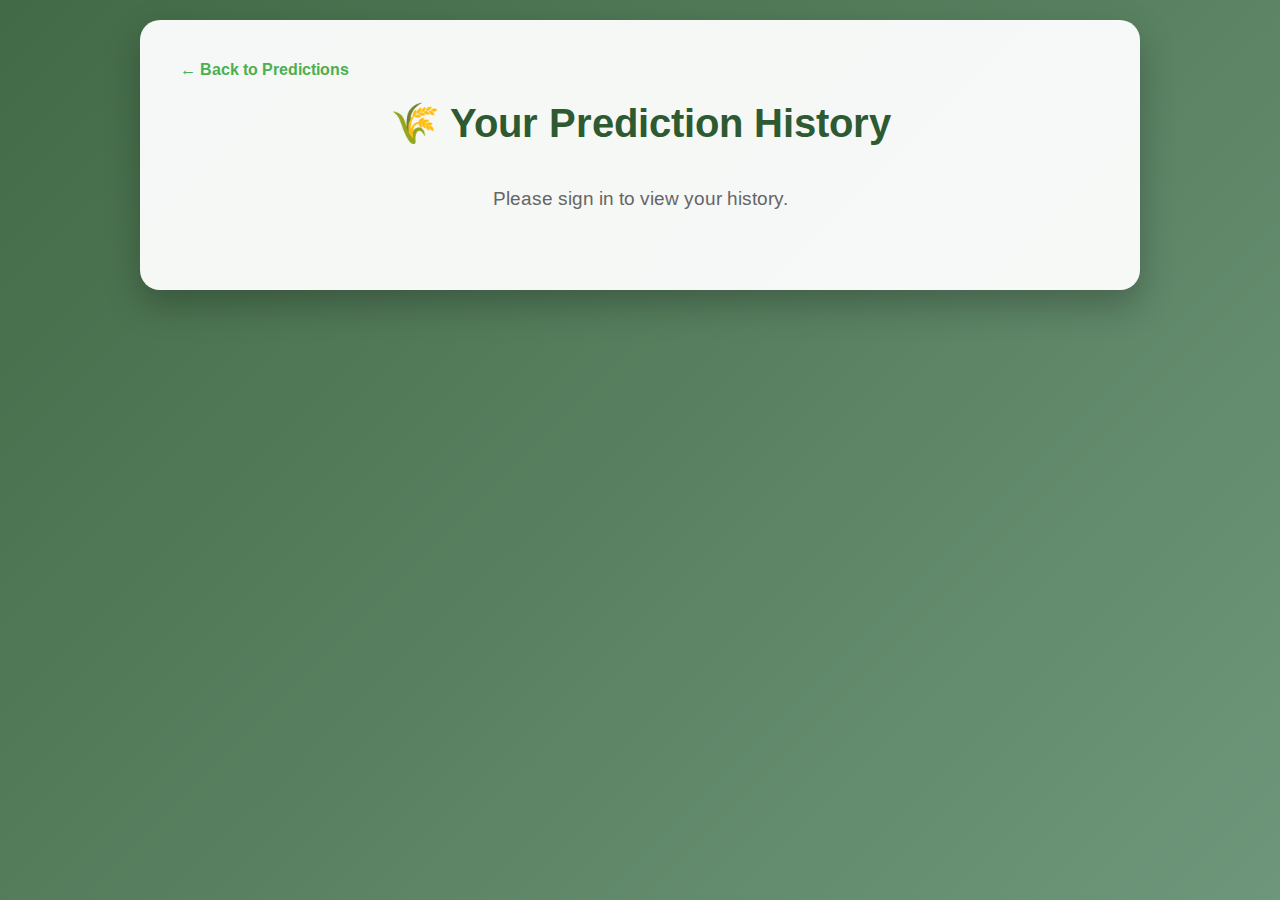
<file: templates/history.html>
<!DOCTYPE html>
<html lang="en">
<head>
    <meta charset="UTF-8">
    <meta name="viewport" content="width=device-width, initial-scale=1.0">
    <title>Prediction History - Dr. Cropper</title>
    <link href='https://fonts.googleapis.com/css?family=Arimo' rel='stylesheet' type='text/css'>
    <style>
        * {
            margin: 0;
            padding: 0;
            box-sizing: border-box;
        }

        body {
            font-family: 'Arimo', sans-serif;
            background: linear-gradient(135deg, rgba(46, 90, 50, 0.9), rgba(74, 124, 89, 0.8)),
                        url('https://images.unsplash.com/photo-1500382017468-9049fed747ef?ixlib=rb-4.0.3&auto=format&fit=crop&w=1920&q=80');
            background-size: cover;
            background-position: center;
            background-attachment: fixed;
            min-height: 100vh;
            padding: 20px;
        }

        .container {
            max-width: 1000px;
            margin: 0 auto;
            background: rgba(255, 255, 255, 0.95);
            border-radius: 20px;
            padding: 40px;
            box-shadow: 0 15px 35px rgba(0, 0, 0, 0.25);
        }

        h1 {
            text-align: center;
            color: #2e5a32;
            margin-bottom: 30px;
            font-size: 2.5rem;
        }

        .back-link {
            display: inline-block;
            margin-bottom: 20px;
            color: #4CAF50;
            text-decoration: none;
            font-weight: 600;
        }

        .back-link:hover {
            text-decoration: underline;
        }

        .prediction-card {
            background: white;
            border: 1px solid #e0e0e0;
            border-radius: 12px;
            padding: 20px;
            margin-bottom: 20px;
            box-shadow: 0 2px 8px rgba(0, 0, 0, 0.1);
        }

        .prediction-header {
            display: flex;
            justify-content: space-between;
            align-items: center;
            margin-bottom: 15px;
        }

        .crop-name {
            font-size: 1.5rem;
            font-weight: 600;
            color: #2e5a32;
            text-transform: capitalize;
        }

        .confidence {
            background: #4CAF50;
            color: white;
            padding: 5px 12px;
            border-radius: 20px;
            font-size: 0.9rem;
        }

        .prediction-details {
            display: grid;
            grid-template-columns: repeat(auto-fit, minmax(150px, 1fr));
            gap: 15px;
            margin-top: 15px;
        }

        .detail-item {
            text-align: center;
            padding: 10px;
            background: #f8f9fa;
            border-radius: 8px;
        }

        .detail-label {
            font-size: 0.8rem;
            color: #666;
            text-transform: uppercase;
            margin-bottom: 5px;
        }

        .detail-value {
            font-size: 1.1rem;
            font-weight: 600;
            color: #333;
        }

        .date {
            color: #666;
            font-size: 0.9rem;
        }

        .no-predictions {
            text-align: center;
            color: #666;
            font-size: 1.2rem;
            margin: 40px 0;
        }
    </style>
</head>
<body>
    <div class="container">
        <a href="/predict-page" class="back-link">← Back to Predictions</a>
        <h1>🌾 Your Prediction History</h1>
        
        <div id="predictions-container">
            <div class="no-predictions">Loading your prediction history...</div>
        </div>
    </div>

    <script>
        // Load prediction history
        async function loadHistory() {
            try {
                const userData = localStorage.getItem('currentUser');
                if (!userData) {
                    document.getElementById('predictions-container').innerHTML = 
                        '<div class="no-predictions">Please sign in to view your history.</div>';
                    return;
                }

                const user = JSON.parse(userData);
                const response = await fetch(`/history?email=${encodeURIComponent(user.email)}`);
                const data = await response.json();

                if (data.predictions && data.predictions.length > 0) {
                    displayPredictions(data.predictions);
                } else {
                    document.getElementById('predictions-container').innerHTML = 
                        '<div class="no-predictions">No predictions found. Make your first prediction!</div>';
                }
            } catch (error) {
                console.error('Error loading history:', error);
                document.getElementById('predictions-container').innerHTML = 
                    '<div class="no-predictions">Error loading prediction history.</div>';
            }
        }

        function displayPredictions(predictions) {
            const container = document.getElementById('predictions-container');
            container.innerHTML = predictions.map(prediction => `
                <div class="prediction-card">
                    <div class="prediction-header">
                        <div class="crop-name">${prediction.predicted_crop}</div>
                        <div class="confidence">${prediction.confidence}% confidence</div>
                    </div>
                    <div class="date">Predicted on ${new Date(prediction.created_at).toLocaleDateString()}</div>
                    <div class="prediction-details">
                        <div class="detail-item">
                            <div class="detail-label">Nitrogen</div>
                            <div class="detail-value">${prediction.nitrogen}</div>
                        </div>
                        <div class="detail-item">
                            <div class="detail-label">Phosphorus</div>
                            <div class="detail-value">${prediction.phosphorus}</div>
                        </div>
                        <div class="detail-item">
                            <div class="detail-label">Potassium</div>
                            <div class="detail-value">${prediction.potassium}</div>
                        </div>
                        <div class="detail-item">
                            <div class="detail-label">Temperature</div>
                            <div class="detail-value">${prediction.temperature}°C</div>
                        </div>
                        <div class="detail-item">
                            <div class="detail-label">Humidity</div>
                            <div class="detail-value">${prediction.humidity}%</div>
                        </div>
                        <div class="detail-item">
                            <div class="detail-label">pH</div>
                            <div class="detail-value">${prediction.ph}</div>
                        </div>
                        <div class="detail-item">
                            <div class="detail-label">Rainfall</div>
                            <div class="detail-value">${prediction.rainfall}mm</div>
                        </div>
                    </div>
                </div>
            `).join('');
        }

        // Load history when page loads
        document.addEventListener('DOMContentLoaded', loadHistory);
    </script>
</body>
</html>
</file>
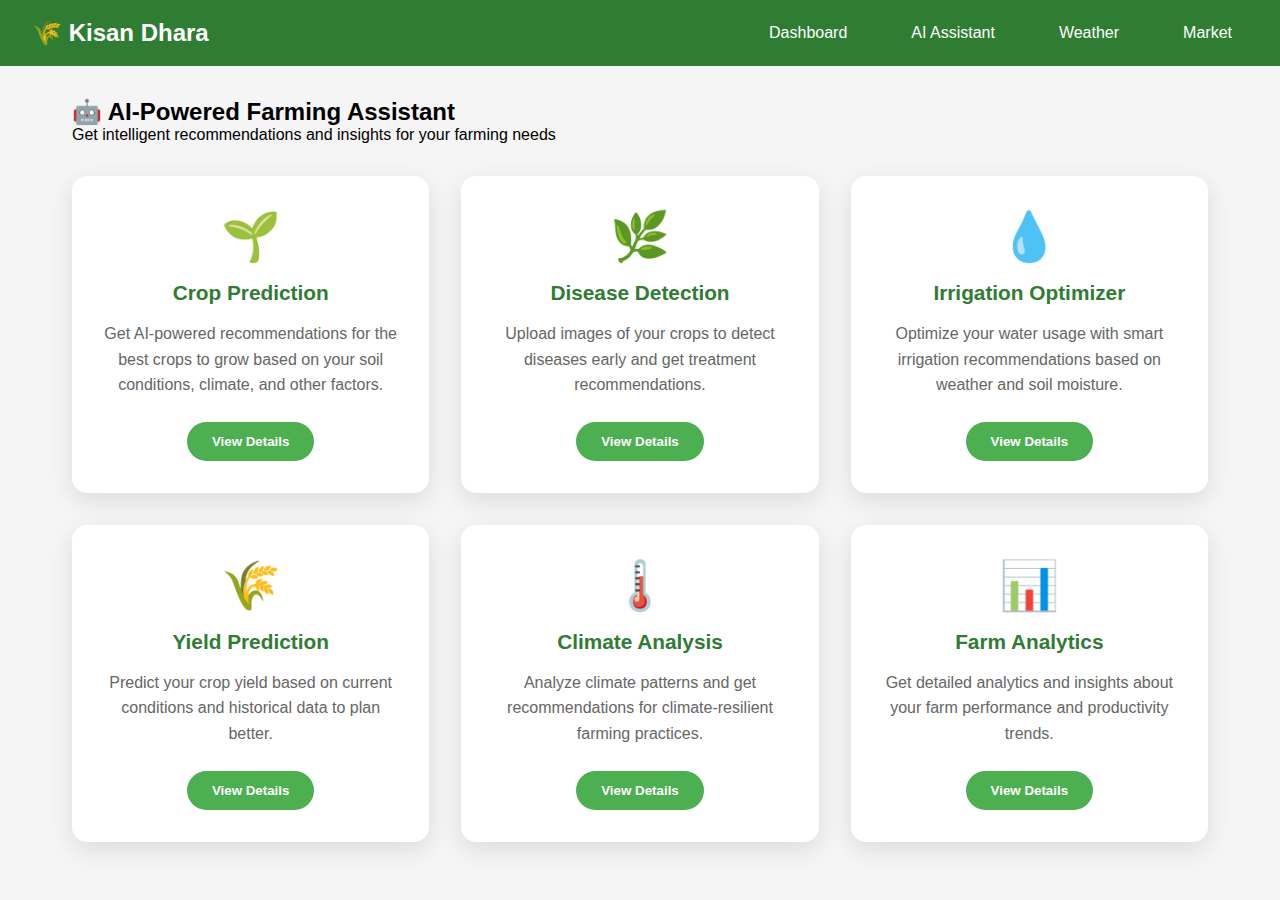
<file: KisanDharaProject/templates/ai-assistant.html>
<!DOCTYPE html>
<html lang="en">
<head>
    <meta charset="UTF-8">
    <meta name="viewport" content="width=device-width, initial-scale=1.0">
    <title>AI Assistant - Kisan Dhara</title>
    <style>
        * {
            margin: 0;
            padding: 0;
            box-sizing: border-box;
        }
        
        body {
            font-family: 'Arial', sans-serif;
            background: #f5f5f5;
        }
        
        .navbar {
            background: #2e7d32;
            color: white;
            padding: 1rem 2rem;
            display: flex;
            justify-content: space-between;
            align-items: center;
        }
        
        .navbar h1 {
            font-size: 1.5rem;
        }
        
        .nav-links {
            display: flex;
            gap: 2rem;
        }
        
        .nav-links a {
            color: white;
            text-decoration: none;
            padding: 0.5rem 1rem;
            border-radius: 5px;
            transition: background 0.3s ease;
        }
        
        .nav-links a:hover {
            background: rgba(255,255,255,0.2);
        }
        
        .container {
            padding: 2rem;
            max-width: 1200px;
            margin: 0 auto;
        }
        
        .ai-services {
            display: grid;
            grid-template-columns: repeat(auto-fit, minmax(350px, 1fr));
            gap: 2rem;
            margin-top: 2rem;
        }
        
        .service-card {
            background: white;
            padding: 2rem;
            border-radius: 15px;
            box-shadow: 0 8px 25px rgba(0,0,0,0.1);
            text-align: center;
            transition: transform 0.3s ease;
        }
        
        .service-card:hover {
            transform: translateY(-5px);
        }
        
        .service-icon {
            font-size: 3rem;
            margin-bottom: 1rem;
        }
        
        .service-card h3 {
            color: #2e7d32;
            margin-bottom: 1rem;
            font-size: 1.3rem;
        }
        
        .service-card p {
            color: #666;
            margin-bottom: 1.5rem;
            line-height: 1.6;
        }
        
        .service-btn {
            display: inline-block;
            padding: 12px 25px;
            background: #4caf50;
            color: white;
            text-decoration: none;
            border-radius: 25px;
            font-weight: bold;
            transition: all 0.3s ease;
            border: none;
            cursor: pointer;
        }
        
        .service-btn:hover {
            background: #45a049;
            transform: translateY(-2px);
            box-shadow: 0 5px 15px rgba(0,0,0,0.2);
        }
    </style>
</head>
<body>
    <nav class="navbar">
        <h1>🌾 Kisan Dhara</h1>
        <div class="nav-links">
            <a href="/home">Dashboard</a>
            <a href="/ai-assistant">AI Assistant</a>
            <a href="/weather">Weather</a>
            <a href="/market">Market</a>
        </div>
    </nav>
    
    <div class="container">
        <h2>🤖 AI-Powered Farming Assistant</h2>
        <p>Get intelligent recommendations and insights for your farming needs</p>
        
        <div class="ai-services">
            <div class="service-card">
                <div class="service-icon">🌱</div>
                <h3>Crop Prediction</h3>
                <p>Get AI-powered recommendations for the best crops to grow based on your soil conditions, climate, and other factors.</p>
                <button class="service-btn" onclick="get_crop_prediction(event)">View Details</button>
            </div>
            
            <div class="service-card">
                <div class="service-icon">🌿</div>
                <h3>Disease Detection</h3>
                <p>Upload images of your crops to detect diseases early and get treatment recommendations.</p>
                <button class="service-btn" onclick="viewRecommendationDetails('disease-detection', event)">View Details</button>
            </div>
            
            <div class="service-card">
                <div class="service-icon">💧</div>
                <h3>Irrigation Optimizer</h3>
                <p>Optimize your water usage with smart irrigation recommendations based on weather and soil moisture.</p>
                <button class="service-btn" onclick="viewRecommendationDetails('irrigation', event)">View Details</button>
            </div>
            
            <div class="service-card">
                <div class="service-icon">🌾</div>
                <h3>Yield Prediction</h3>
                <p>Predict your crop yield based on current conditions and historical data to plan better.</p>
                <button class="service-btn" onclick="viewRecommendationDetails('yield-prediction', event)">View Details</button>
            </div>
            
            <div class="service-card">
                <div class="service-icon">🌡️</div>
                <h3>Climate Analysis</h3>
                <p>Analyze climate patterns and get recommendations for climate-resilient farming practices.</p>
                <button class="service-btn" onclick="viewRecommendationDetails('climate-analysis', event)">View Details</button>
            </div>
            
            <div class="service-card">
                <div class="service-icon">📊</div>
                <h3>Farm Analytics</h3>
                <p>Get detailed analytics and insights about your farm performance and productivity trends.</p>
                <button class="service-btn" onclick="viewRecommendationDetails('farm-analytics', event)">View Details</button>
            </div>
        </div>
    </div>

    <script>
        // New function for crop prediction
        async function get_crop_prediction(event) {
            event.preventDefault();
            
            try {
                // Sample data for crop prediction
                const sampleData = {
                    N: 90,
                    P: 42,
                    K: 43,
                    temperature: 20.8,
                    humidity: 82,
                    ph: 6.5,
                    rainfall: 202.9
                };
                
                // Send POST request to Flask backend
                const response = await fetch('/predict_crop', {
                    method: 'POST',
                    headers: {
                        'Content-Type': 'application/json',
                    },
                    body: JSON.stringify(sampleData)
                });
                
                if (!response.ok) {
                    throw new Error(`HTTP error! status: ${response.status}`);
                }
                
                const result = await response.json();
                
                // Display result to user
                alert(`AI Recommendation: The best crop to grow is ${result.crop}`);
                
            } catch (error) {
                console.error('Error:', error);
                alert('Sorry, there was an error getting the crop prediction. Please try again.');
            }
        }
        
        // Placeholder function for other services
        function viewRecommendationDetails(service, event) {
            event.preventDefault();
            alert(`${service} feature is coming soon! Stay tuned for updates.`);
        }
    </script>
</body>
</html>
</file>
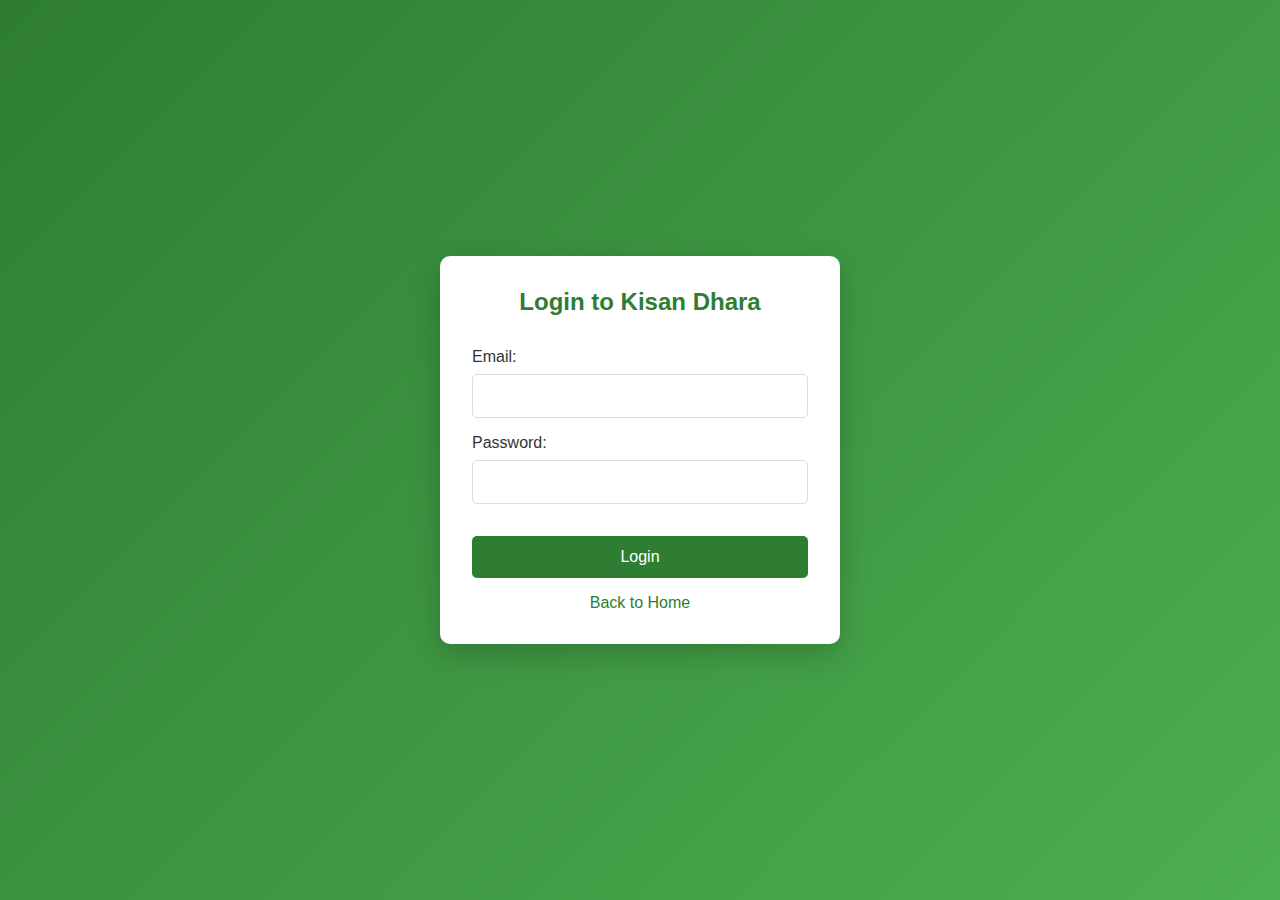
<file: KisanDharaProject/templates/auth.html>
<!DOCTYPE html>
<html lang="en">
<head>
    <meta charset="UTF-8">
    <meta name="viewport" content="width=device-width, initial-scale=1.0">
    <title>Authentication - Kisan Dhara</title>
    <style>
        * {
            margin: 0;
            padding: 0;
            box-sizing: border-box;
        }
        
        body {
            font-family: 'Arial', sans-serif;
            background: linear-gradient(135deg, #2e7d32, #4caf50);
            min-height: 100vh;
            display: flex;
            align-items: center;
            justify-content: center;
        }
        
        .auth-container {
            background: white;
            padding: 2rem;
            border-radius: 10px;
            box-shadow: 0 10px 30px rgba(0,0,0,0.2);
            width: 100%;
            max-width: 400px;
        }
        
        h2 {
            text-align: center;
            color: #2e7d32;
            margin-bottom: 2rem;
        }
        
        .form-group {
            margin-bottom: 1rem;
        }
        
        label {
            display: block;
            margin-bottom: 0.5rem;
            color: #333;
        }
        
        input {
            width: 100%;
            padding: 12px;
            border: 1px solid #ddd;
            border-radius: 5px;
            font-size: 1rem;
        }
        
        .btn {
            width: 100%;
            padding: 12px;
            background: #2e7d32;
            color: white;
            border: none;
            border-radius: 5px;
            font-size: 1rem;
            cursor: pointer;
            margin-top: 1rem;
        }
        
        .btn:hover {
            background: #1b5e20;
        }
        
        .link {
            text-align: center;
            margin-top: 1rem;
        }
        
        .link a {
            color: #2e7d32;
            text-decoration: none;
        }
    </style>
</head>
<body>
    <div class="auth-container">
        <h2>Login to Kisan Dhara</h2>
        <form>
            <div class="form-group">
                <label for="email">Email:</label>
                <input type="email" id="email" name="email" required>
            </div>
            <div class="form-group">
                <label for="password">Password:</label>
                <input type="password" id="password" name="password" required>
            </div>
            <button type="button" class="btn" onclick="window.location.href='/home'">Login</button>
        </form>
        <div class="link">
            <a href="/">Back to Home</a>
        </div>
    </div>
</body>
</html>
</file>
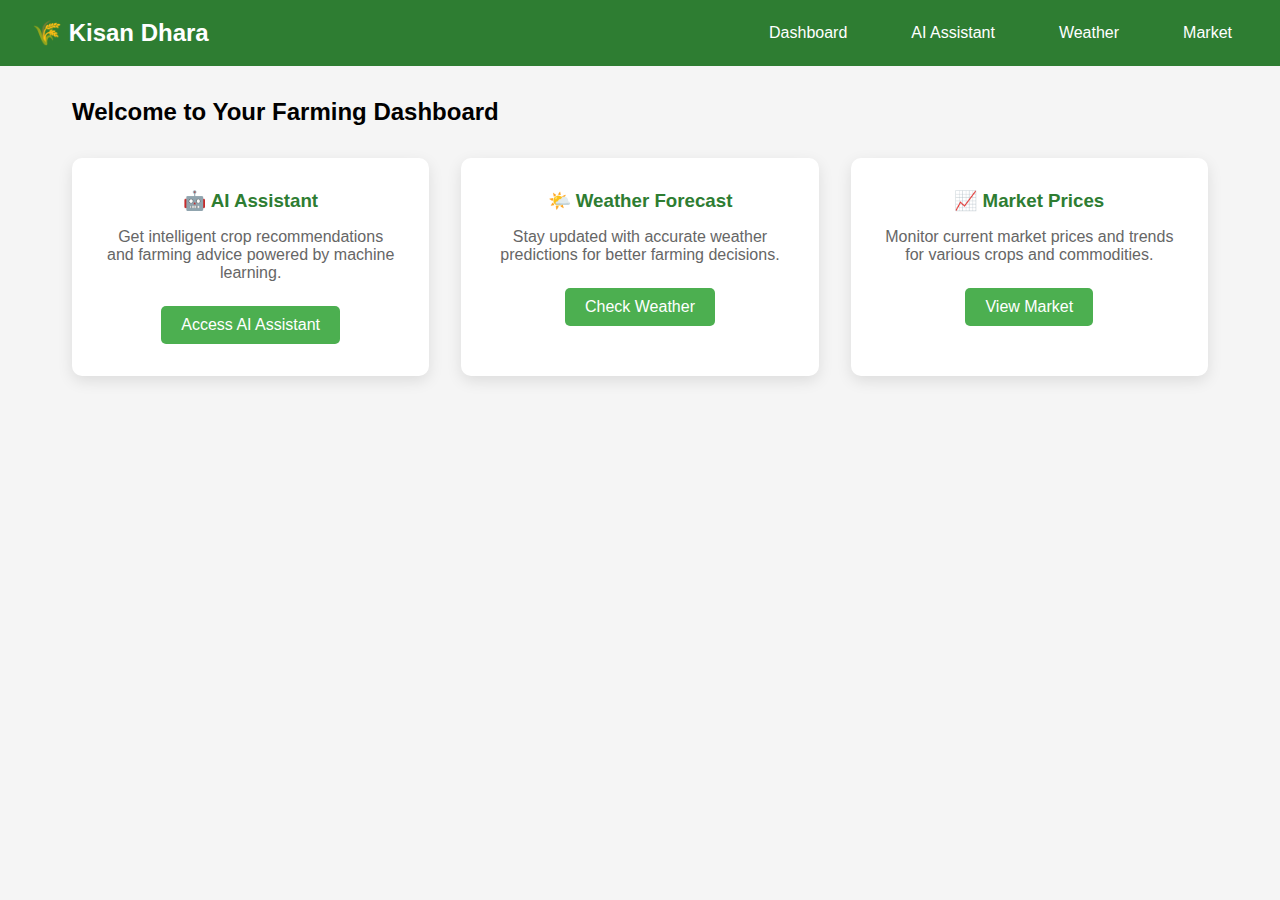
<file: KisanDharaProject/templates/home.html>
<!DOCTYPE html>
<html lang="en">
<head>
    <meta charset="UTF-8">
    <meta name="viewport" content="width=device-width, initial-scale=1.0">
    <title>Dashboard - Kisan Dhara</title>
    <style>
        * {
            margin: 0;
            padding: 0;
            box-sizing: border-box;
        }
        
        body {
            font-family: 'Arial', sans-serif;
            background: #f5f5f5;
        }
        
        .navbar {
            background: #2e7d32;
            color: white;
            padding: 1rem 2rem;
            display: flex;
            justify-content: space-between;
            align-items: center;
        }
        
        .navbar h1 {
            font-size: 1.5rem;
        }
        
        .nav-links {
            display: flex;
            gap: 2rem;
        }
        
        .nav-links a {
            color: white;
            text-decoration: none;
            padding: 0.5rem 1rem;
            border-radius: 5px;
            transition: background 0.3s ease;
        }
        
        .nav-links a:hover {
            background: rgba(255,255,255,0.2);
        }
        
        .container {
            padding: 2rem;
            max-width: 1200px;
            margin: 0 auto;
        }
        
        .dashboard-grid {
            display: grid;
            grid-template-columns: repeat(auto-fit, minmax(300px, 1fr));
            gap: 2rem;
            margin-top: 2rem;
        }
        
        .card {
            background: white;
            padding: 2rem;
            border-radius: 10px;
            box-shadow: 0 5px 15px rgba(0,0,0,0.1);
            text-align: center;
        }
        
        .card h3 {
            color: #2e7d32;
            margin-bottom: 1rem;
        }
        
        .card p {
            color: #666;
            margin-bottom: 1.5rem;
        }
        
        .card-btn {
            display: inline-block;
            padding: 10px 20px;
            background: #4caf50;
            color: white;
            text-decoration: none;
            border-radius: 5px;
            transition: background 0.3s ease;
        }
        
        .card-btn:hover {
            background: #45a049;
        }
    </style>
</head>
<body>
    <nav class="navbar">
        <h1>🌾 Kisan Dhara</h1>
        <div class="nav-links">
            <a href="/home">Dashboard</a>
            <a href="/ai-assistant">AI Assistant</a>
            <a href="/weather">Weather</a>
            <a href="/market">Market</a>
        </div>
    </nav>
    
    <div class="container">
        <h2>Welcome to Your Farming Dashboard</h2>
        
        <div class="dashboard-grid">
            <div class="card">
                <h3>🤖 AI Assistant</h3>
                <p>Get intelligent crop recommendations and farming advice powered by machine learning.</p>
                <a href="/ai-assistant" class="card-btn">Access AI Assistant</a>
            </div>
            
            <div class="card">
                <h3>🌤️ Weather Forecast</h3>
                <p>Stay updated with accurate weather predictions for better farming decisions.</p>
                <a href="/weather" class="card-btn">Check Weather</a>
            </div>
            
            <div class="card">
                <h3>📈 Market Prices</h3>
                <p>Monitor current market prices and trends for various crops and commodities.</p>
                <a href="/market" class="card-btn">View Market</a>
            </div>
        </div>
    </div>
</body>
</html>
</file>
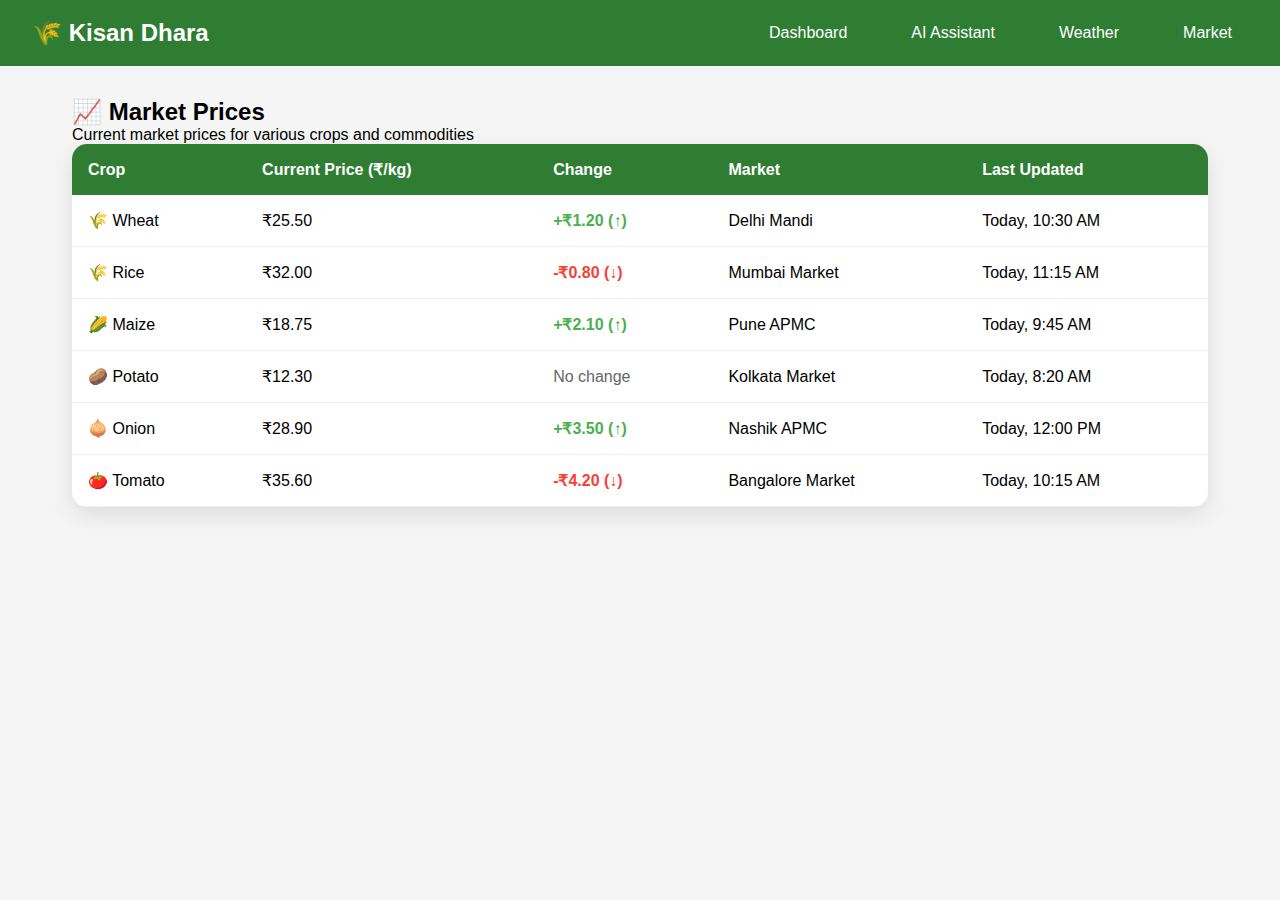
<file: KisanDharaProject/templates/market.html>
<!DOCTYPE html>
<html lang="en">
<head>
    <meta charset="UTF-8">
    <meta name="viewport" content="width=device-width, initial-scale=1.0">
    <title>Market Prices - Kisan Dhara</title>
    <style>
        * {
            margin: 0;
            padding: 0;
            box-sizing: border-box;
        }
        
        body {
            font-family: 'Arial', sans-serif;
            background: #f5f5f5;
        }
        
        .navbar {
            background: #2e7d32;
            color: white;
            padding: 1rem 2rem;
            display: flex;
            justify-content: space-between;
            align-items: center;
        }
        
        .navbar h1 {
            font-size: 1.5rem;
        }
        
        .nav-links {
            display: flex;
            gap: 2rem;
        }
        
        .nav-links a {
            color: white;
            text-decoration: none;
            padding: 0.5rem 1rem;
            border-radius: 5px;
            transition: background 0.3s ease;
        }
        
        .nav-links a:hover {
            background: rgba(255,255,255,0.2);
        }
        
        .container {
            padding: 2rem;
            max-width: 1200px;
            margin: 0 auto;
        }
        
        .market-table {
            background: white;
            border-radius: 15px;
            box-shadow: 0 8px 25px rgba(0,0,0,0.1);
            overflow: hidden;
        }
        
        table {
            width: 100%;
            border-collapse: collapse;
        }
        
        th {
            background: #2e7d32;
            color: white;
            padding: 1rem;
            text-align: left;
        }
        
        td {
            padding: 1rem;
            border-bottom: 1px solid #eee;
        }
        
        tr:hover {
            background: #f8f9fa;
        }
        
        .price-up {
            color: #4caf50;
            font-weight: bold;
        }
        
        .price-down {
            color: #f44336;
            font-weight: bold;
        }
        
        .price-stable {
            color: #666;
        }
    </style>
</head>
<body>
    <nav class="navbar">
        <h1>🌾 Kisan Dhara</h1>
        <div class="nav-links">
            <a href="/home">Dashboard</a>
            <a href="/ai-assistant">AI Assistant</a>
            <a href="/weather">Weather</a>
            <a href="/market">Market</a>
        </div>
    </nav>
    
    <div class="container">
        <h2>📈 Market Prices</h2>
        <p>Current market prices for various crops and commodities</p>
        
        <div class="market-table">
            <table>
                <thead>
                    <tr>
                        <th>Crop</th>
                        <th>Current Price (₹/kg)</th>
                        <th>Change</th>
                        <th>Market</th>
                        <th>Last Updated</th>
                    </tr>
                </thead>
                <tbody>
                    <tr>
                        <td>🌾 Wheat</td>
                        <td>₹25.50</td>
                        <td class="price-up">+₹1.20 (↑)</td>
                        <td>Delhi Mandi</td>
                        <td>Today, 10:30 AM</td>
                    </tr>
                    <tr>
                        <td>🌾 Rice</td>
                        <td>₹32.00</td>
                        <td class="price-down">-₹0.80 (↓)</td>
                        <td>Mumbai Market</td>
                        <td>Today, 11:15 AM</td>
                    </tr>
                    <tr>
                        <td>🌽 Maize</td>
                        <td>₹18.75</td>
                        <td class="price-up">+₹2.10 (↑)</td>
                        <td>Pune APMC</td>
                        <td>Today, 9:45 AM</td>
                    </tr>
                    <tr>
                        <td>🥔 Potato</td>
                        <td>₹12.30</td>
                        <td class="price-stable">No change</td>
                        <td>Kolkata Market</td>
                        <td>Today, 8:20 AM</td>
                    </tr>
                    <tr>
                        <td>🧅 Onion</td>
                        <td>₹28.90</td>
                        <td class="price-up">+₹3.50 (↑)</td>
                        <td>Nashik APMC</td>
                        <td>Today, 12:00 PM</td>
                    </tr>
                    <tr>
                        <td>🍅 Tomato</td>
                        <td>₹35.60</td>
                        <td class="price-down">-₹4.20 (↓)</td>
                        <td>Bangalore Market</td>
                        <td>Today, 10:15 AM</td>
                    </tr>
                </tbody>
            </table>
        </div>
    </div>
</body>
</html>
</file>
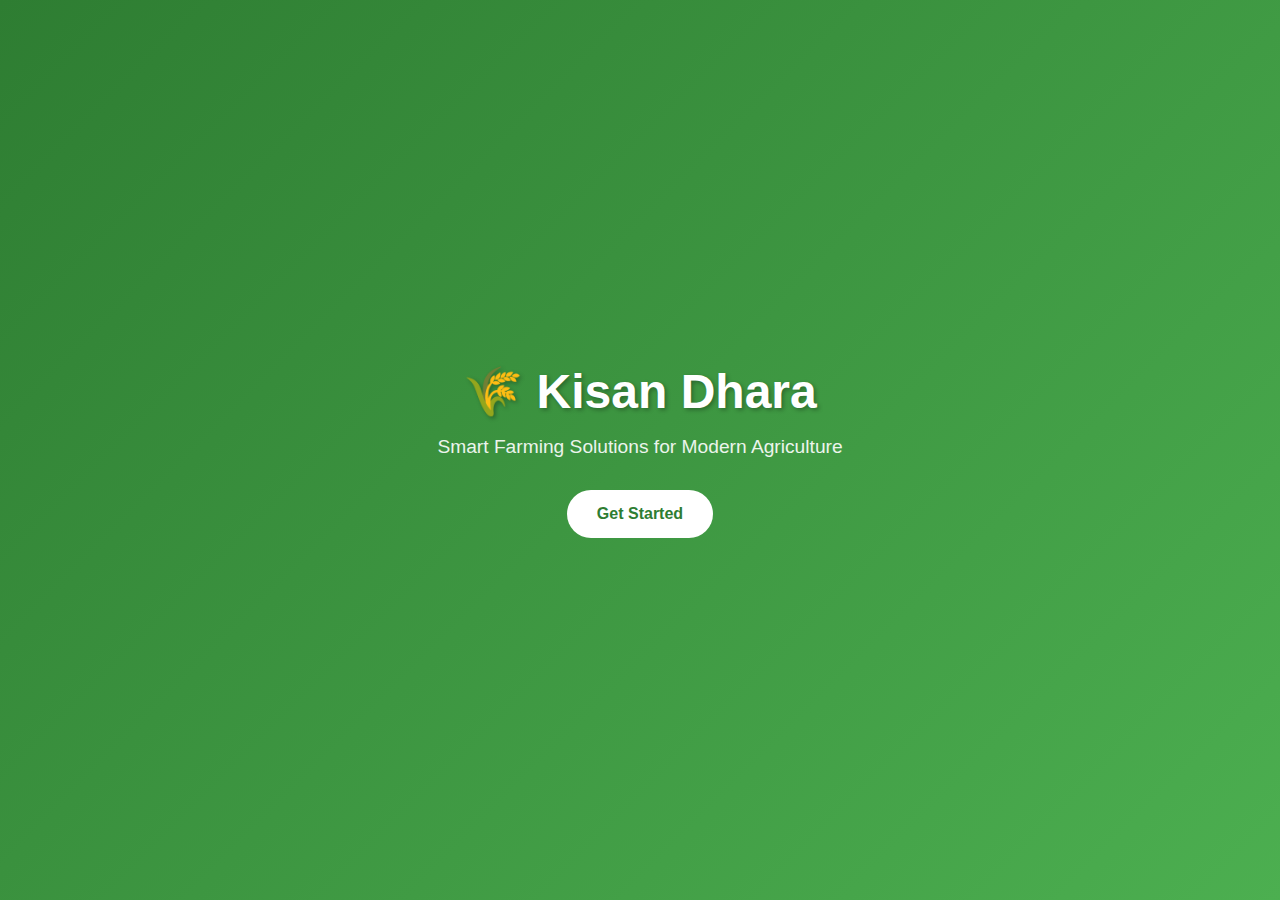
<file: KisanDharaProject/templates/start.html>
<!DOCTYPE html>
<html lang="en">
<head>
    <meta charset="UTF-8">
    <meta name="viewport" content="width=device-width, initial-scale=1.0">
    <title>Kisan Dhara - Smart Farming Solutions</title>
    <style>
        * {
            margin: 0;
            padding: 0;
            box-sizing: border-box;
        }
        
        body {
            font-family: 'Arial', sans-serif;
            background: linear-gradient(135deg, #2e7d32, #4caf50);
            min-height: 100vh;
            display: flex;
            align-items: center;
            justify-content: center;
        }
        
        .container {
            text-align: center;
            color: white;
            padding: 2rem;
        }
        
        h1 {
            font-size: 3rem;
            margin-bottom: 1rem;
            text-shadow: 2px 2px 4px rgba(0,0,0,0.3);
        }
        
        p {
            font-size: 1.2rem;
            margin-bottom: 2rem;
            opacity: 0.9;
        }
        
        .btn {
            display: inline-block;
            padding: 15px 30px;
            background: white;
            color: #2e7d32;
            text-decoration: none;
            border-radius: 25px;
            font-weight: bold;
            transition: transform 0.3s ease;
        }
        
        .btn:hover {
            transform: translateY(-2px);
            box-shadow: 0 5px 15px rgba(0,0,0,0.2);
        }
    </style>
</head>
<body>
    <div class="container">
        <h1>🌾 Kisan Dhara</h1>
        <p>Smart Farming Solutions for Modern Agriculture</p>
        <a href="/auth" class="btn">Get Started</a>
    </div>
</body>
</html>
</file>
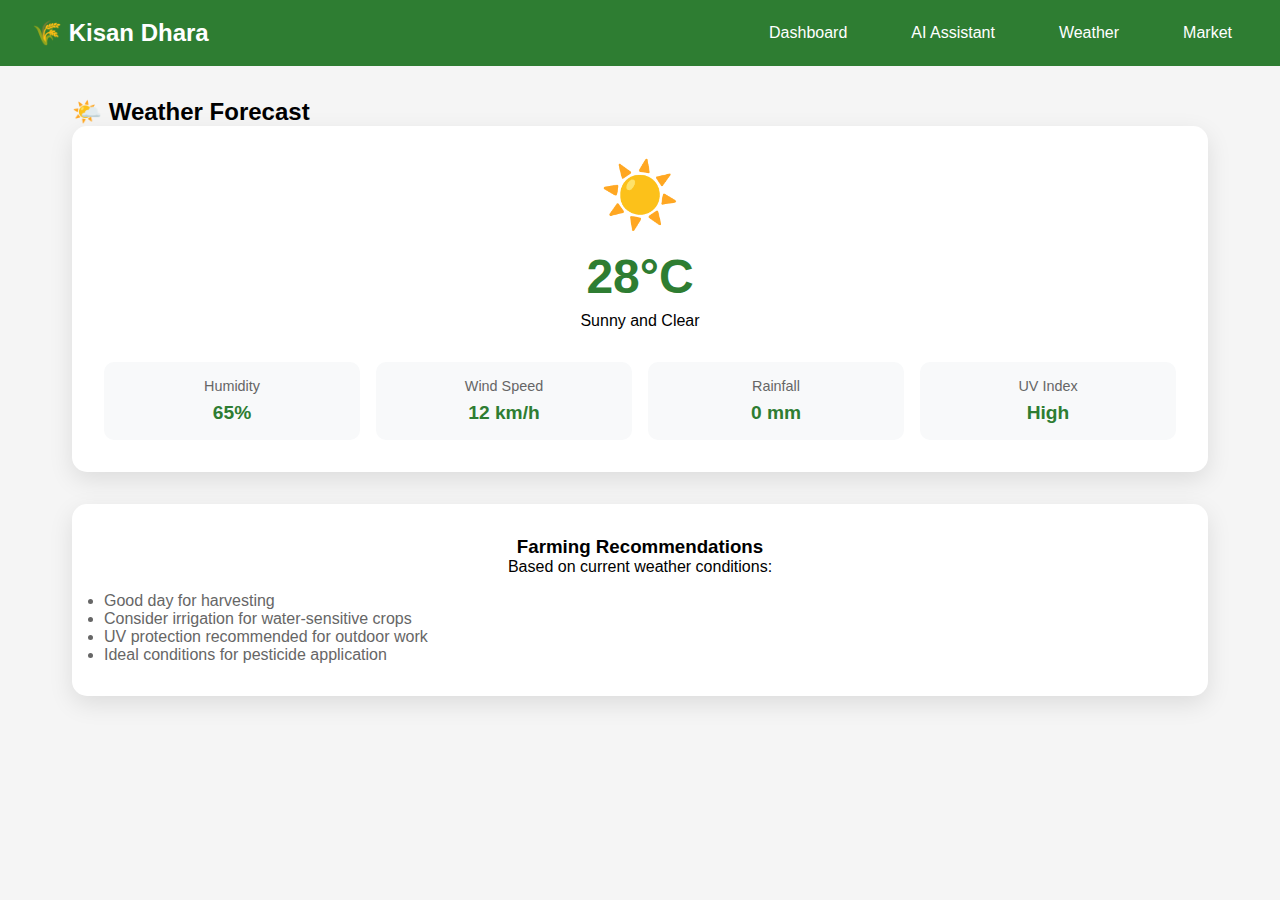
<file: KisanDharaProject/templates/weather.html>
<!DOCTYPE html>
<html lang="en">
<head>
    <meta charset="UTF-8">
    <meta name="viewport" content="width=device-width, initial-scale=1.0">
    <title>Weather Forecast - Kisan Dhara</title>
    <style>
        * {
            margin: 0;
            padding: 0;
            box-sizing: border-box;
        }
        
        body {
            font-family: 'Arial', sans-serif;
            background: #f5f5f5;
        }
        
        .navbar {
            background: #2e7d32;
            color: white;
            padding: 1rem 2rem;
            display: flex;
            justify-content: space-between;
            align-items: center;
        }
        
        .navbar h1 {
            font-size: 1.5rem;
        }
        
        .nav-links {
            display: flex;
            gap: 2rem;
        }
        
        .nav-links a {
            color: white;
            text-decoration: none;
            padding: 0.5rem 1rem;
            border-radius: 5px;
            transition: background 0.3s ease;
        }
        
        .nav-links a:hover {
            background: rgba(255,255,255,0.2);
        }
        
        .container {
            padding: 2rem;
            max-width: 1200px;
            margin: 0 auto;
        }
        
        .weather-card {
            background: white;
            padding: 2rem;
            border-radius: 15px;
            box-shadow: 0 8px 25px rgba(0,0,0,0.1);
            text-align: center;
            margin-bottom: 2rem;
        }
        
        .weather-icon {
            font-size: 4rem;
            margin-bottom: 1rem;
        }
        
        .temperature {
            font-size: 3rem;
            color: #2e7d32;
            font-weight: bold;
            margin-bottom: 0.5rem;
        }
        
        .weather-info {
            display: grid;
            grid-template-columns: repeat(auto-fit, minmax(200px, 1fr));
            gap: 1rem;
            margin-top: 2rem;
        }
        
        .info-item {
            background: #f8f9fa;
            padding: 1rem;
            border-radius: 10px;
            text-align: center;
        }
        
        .info-label {
            color: #666;
            font-size: 0.9rem;
            margin-bottom: 0.5rem;
        }
        
        .info-value {
            color: #2e7d32;
            font-size: 1.2rem;
            font-weight: bold;
        }
    </style>
</head>
<body>
    <nav class="navbar">
        <h1>🌾 Kisan Dhara</h1>
        <div class="nav-links">
            <a href="/home">Dashboard</a>
            <a href="/ai-assistant">AI Assistant</a>
            <a href="/weather">Weather</a>
            <a href="/market">Market</a>
        </div>
    </nav>
    
    <div class="container">
        <h2>🌤️ Weather Forecast</h2>
        
        <div class="weather-card">
            <div class="weather-icon">☀️</div>
            <div class="temperature">28°C</div>
            <p>Sunny and Clear</p>
            
            <div class="weather-info">
                <div class="info-item">
                    <div class="info-label">Humidity</div>
                    <div class="info-value">65%</div>
                </div>
                <div class="info-item">
                    <div class="info-label">Wind Speed</div>
                    <div class="info-value">12 km/h</div>
                </div>
                <div class="info-item">
                    <div class="info-label">Rainfall</div>
                    <div class="info-value">0 mm</div>
                </div>
                <div class="info-item">
                    <div class="info-label">UV Index</div>
                    <div class="info-value">High</div>
                </div>
            </div>
        </div>
        
        <div class="weather-card">
            <h3>Farming Recommendations</h3>
            <p>Based on current weather conditions:</p>
            <ul style="text-align: left; margin-top: 1rem; color: #666;">
                <li>Good day for harvesting</li>
                <li>Consider irrigation for water-sensitive crops</li>
                <li>UV protection recommended for outdoor work</li>
                <li>Ideal conditions for pesticide application</li>
            </ul>
        </div>
    </div>
</body>
</html>
</file>
